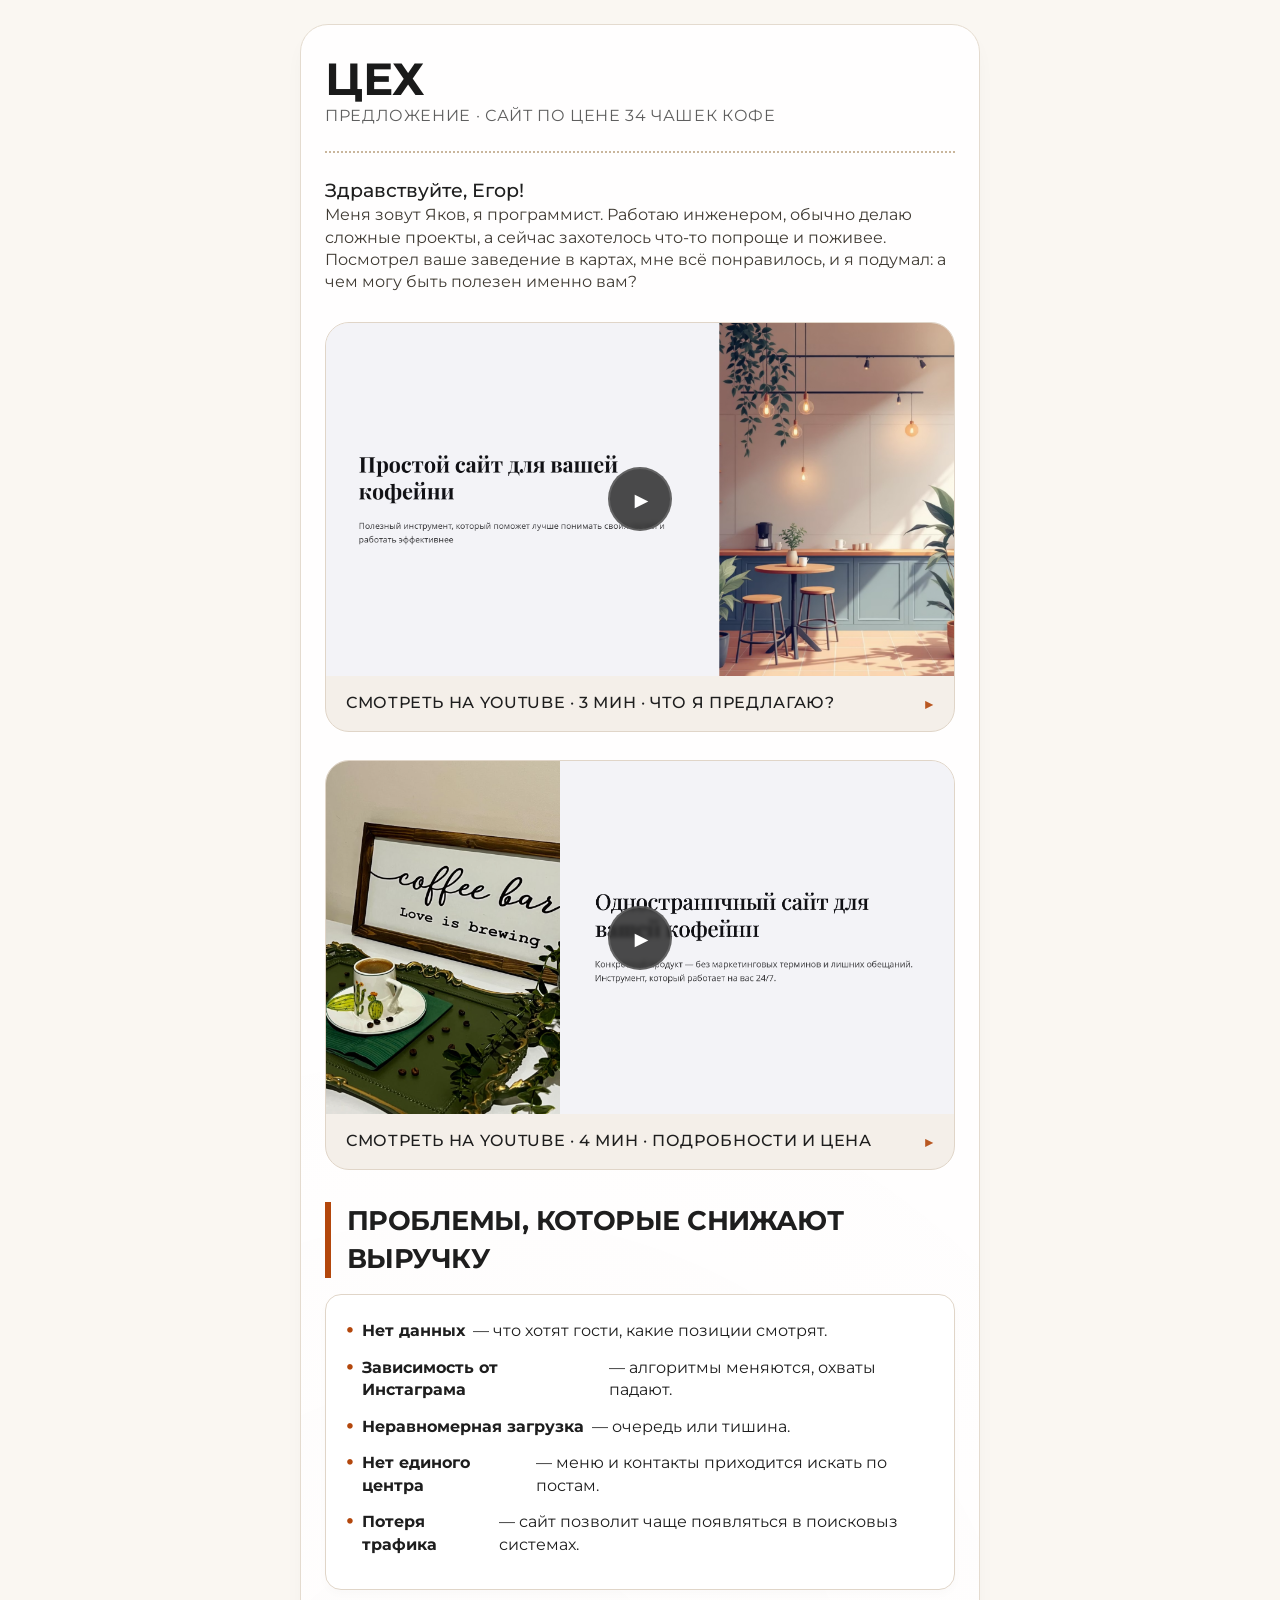
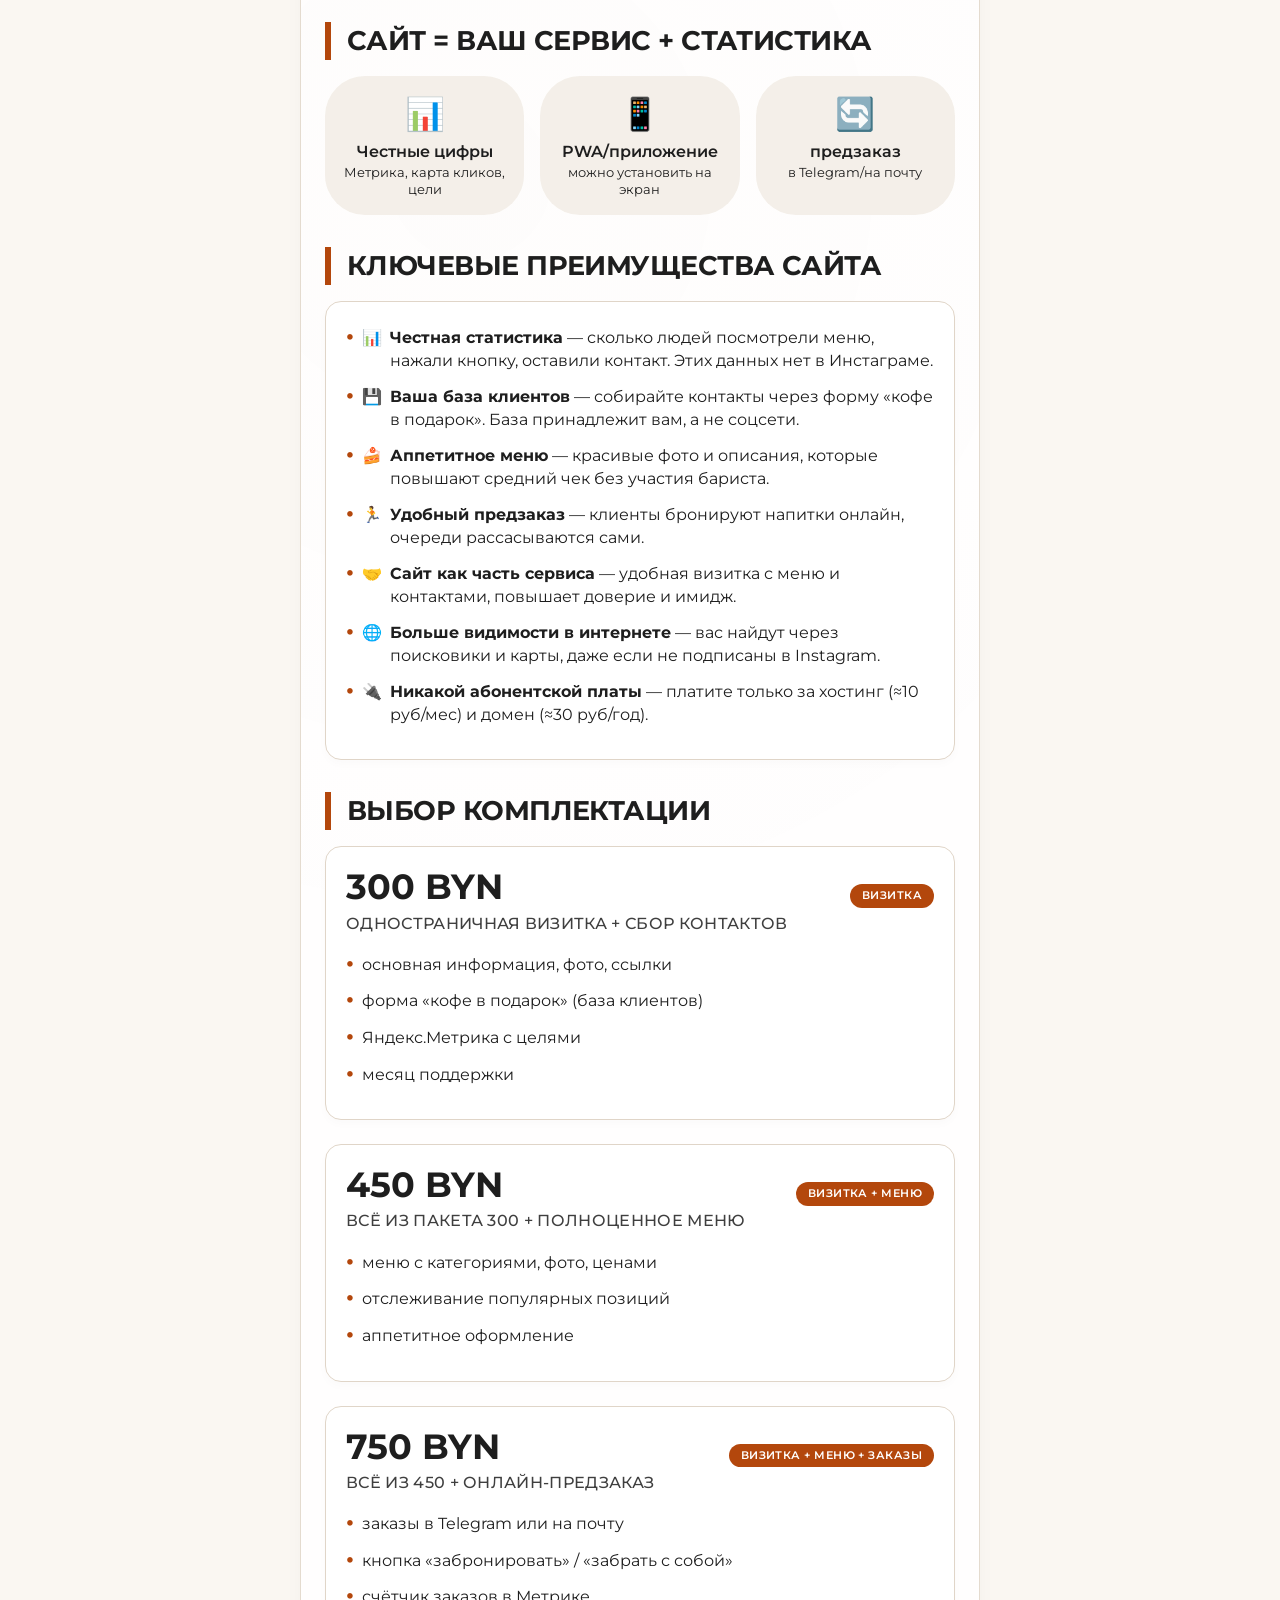
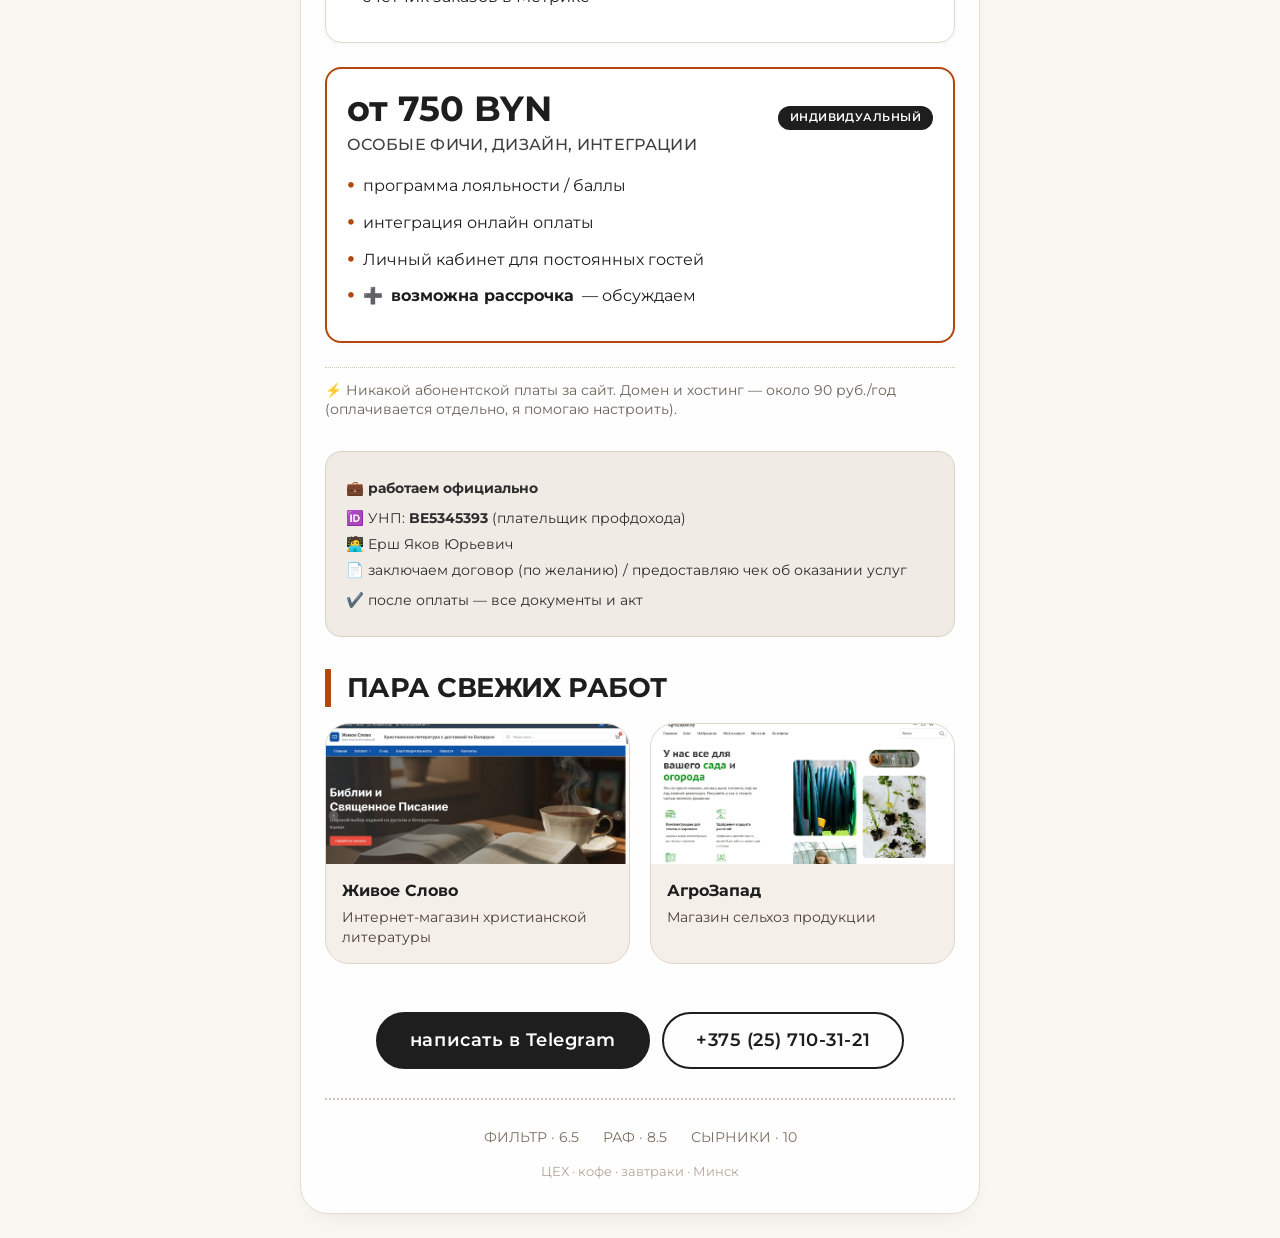
<file: tseh/index.html>
<!DOCTYPE html>
<html lang="ru">
<head>
    <meta charset="UTF-8">
    <meta name="viewport" content="width=device-width, initial-scale=1.0, maximum-scale=1.0, user-scalable=yes">
    <title>ЦЕХ · предложение</title>
    <style>
        * {
            margin: 0;
            padding: 0;
            box-sizing: border-box;
        }

        body {
            background-color: #faf7f2;  /* крафтовый оттенок */
            font-family: 'Montserrat', -apple-system, BlinkMacSystemFont, 'Segoe UI', Roboto, Helvetica, Arial, sans-serif;
            color: #1e1e1e;
            line-height: 1.4;
            font-weight: 400;
            padding: 24px 16px;
        }

        .container {
            max-width: 680px;
            margin: 0 auto;
            background-color: #ffffffdd;
            background-image: radial-gradient(circle at 25% 40%, rgba(200,180,150,0.02) 0%, transparent 30%);
            border-radius: 28px;
            padding: 32px 24px;
            box-shadow: 0 10px 25px -10px rgba(0,0,0,0.08);
            backdrop-filter: blur(2px);
            border: 1px solid #e4dbcf;
        }

        h1, h2, h3 {
            font-weight: 600;
            letter-spacing: -0.01em;
        }

        h1 {
            font-size: 2.8rem;
            font-weight: 700;
            line-height: 1;
            margin-bottom: 0.2rem;
            text-transform: uppercase;
            color: #1a1a1a;
        }

        .accent {
            color: #b3470c;  /* тёплый акцент, напоминает красный/кирпичный */
            font-weight: 600;
        }

        .subhead {
            font-size: 1rem;
            text-transform: uppercase;
            letter-spacing: 0.04em;
            color: #5f5f5f;
            border-bottom: 2px dotted #c9b69c;
            padding-bottom: 1.5rem;
            margin-bottom: 1.5rem;
        }

        .section-title {
            font-size: 1.7rem;
            font-weight: 700;
            margin: 2rem 0 1rem 0;
            text-transform: uppercase;
            letter-spacing: -0.02em;
            border-left: 6px solid #b3470c;
            padding-left: 16px;
        }

        .card {
            background: #ffffff;
            border: 1px solid #e0d5c8;
            border-radius: 16px;
            padding: 22px 20px;
            margin-bottom: 24px;
            box-shadow: 0 4px 10px rgba(0,0,0,0.02);
        }

        .price-tag {
            font-size: 2.2rem;
            font-weight: 700;
            line-height: 1;
            margin-bottom: 0.5rem;
        }

        .price-desc {
            color: #3f3f3f;
            font-size: 1rem;
            font-weight: 500;
            text-transform: uppercase;
            letter-spacing: 0.02em;
        }

        hr.dotted {
            border: none;
            border-top: 2px dotted #d4c5b5;
            margin: 1.8rem 0;
        }

        ul {
            list-style: none;
        }

        li {
            margin-bottom: 0.7rem;
            display: flex;
            align-items: baseline;
            gap: 8px;
        }

        li::before {
            content: "•";
            color: #b3470c;
            font-weight: 700;
            font-size: 1.4rem;
            line-height: 1;
        }

        .button {
            display: inline-block;
            background-color: #1e1e1e;
            color: #ffffff;
            text-decoration: none;
            padding: 14px 32px;
            border-radius: 50px;
            font-weight: 600;
            font-size: 1.1rem;
            letter-spacing: 0.03em;
            border: 2px solid #1e1e1e;
            transition: 0.2s;
            margin-top: 0.5rem;
        }

        .button:hover {
            background-color: transparent;
            color: #1e1e1e;
        }

        .button-light {
            background-color: transparent;
            color: #1e1e1e;
            border: 2px solid #1e1e1e;
            margin-left: 8px;
        }

        .button-light:hover {
            background-color: #1e1e1e;
            color: #fff;
        }

        .video-placeholder {
            background-color: #e9e0d6;
            border-radius: 24px;
            padding: 42px 20px;
            text-align: center;
            font-weight: 500;
            color: #4b3f33;
            border: 2px dashed #bbaa99;
            margin: 24px 0;
            font-size: 0.95rem;
            text-transform: uppercase;
            letter-spacing: 0.1em;
        }

        .small-note {
            font-size: 0.85rem;
            color: #6b6259;
            margin-top: 0.8rem;
            border-top: 1px dotted #d4c5b5;
            padding-top: 0.8rem;
        }

        .row {
            display: flex;
            flex-wrap: wrap;
            gap: 16px;
            justify-content: space-between;
        }

        .col {
            flex: 1 1 240px;
        }

        .legal {
            background-color: #f0ebe5;
            border-radius: 16px;
            padding: 20px;
            font-size: 0.9rem;
            color: #2d2d2d;
            margin-top: 32px;
            border: 1px solid #ddd1c2;
        }

        .legal p {
            margin: 6px 0;
        }

        .dot-sep {
            display: flex;
            justify-content: space-between;
            align-items: baseline;
            border-bottom: 1px dotted #b1a187;
            margin-bottom: 12px;
        }

        .badge {
            background-color: #b3470c;
            color: white;
            border-radius: 40px;
            padding: 4px 12px;
            font-size: 0.7rem;
            font-weight: 600;
            text-transform: uppercase;
            display: inline-block;
            letter-spacing: 0.04em;


/* Стили для списка преимуществ */
.advantage-list {
    list-style: none;
    padding: 0;
    margin: 0;
}
.advantage-list li {
    display: flex;
    align-items: flex-start;
    gap: 12px;
    margin-bottom: 1rem;
}
.advantage-list li::before {
    display: none; /* убираем стандартную точку, если она была */
}
.advantage-emoji {
    font-size: 1.7rem;
    line-height: 1.2;
    min-width: 40px;
    text-align: left;
}
.advantage-text strong {
    font-weight: 700;
    color: #1e1e1e;
}
        }
    </style>
    <!-- Google Fonts -->
    <link rel="preconnect" href="https://fonts.googleapis.com">
    <link rel="preconnect" href="https://fonts.gstatic.com" crossorigin>
    <link href="https://fonts.googleapis.com/css2?family=Montserrat:wght@400;500;600;700;800&display=swap" rel="stylesheet">
</head>
<body>
    <div class="container">
        <!-- Шапка в стиле меню -->
        <h1>ЦЕХ</h1>
        <div class="subhead">предложение · сайт по цене 34 чашек кофе</div>

        <!-- Коротко о себе -->
        <div style="margin-bottom: 24px;">
            <p style="font-size: 1.2rem; font-weight: 500;">Здравствуйте, Егор!</p>
            <p style="color: #3f3a33;">Меня зовут Яков, я программист. Работаю инженером, обычно делаю сложные проекты, а сейчас захотелось что‑то попроще и поживее. Посмотрел ваше заведение в картах, мне всё понравилось, и я подумал: а чем могу быть полезен именно вам?</p>
        </div>

        <!-- Два видео (заглушки) -->
        <div class="video-preview">
    <a href="https://youtu.be/0E66l5DtPLQ" target="_blank" class="video-link">
        <div class="video-thumb" style="background-image: url('p1.png');">
            <div class="play-icon">▶</div>
        </div>
        <div class="video-caption">
            <span class="video-title">Смотреть на YouTube · 3 мин · Что я предлагаю?</span>
            <span class="video-duration">▶</span>
        </div>
    </a>
</div>

<style>
.video-preview {
    margin: 28px 0;
    border-radius: 24px;
    overflow: hidden;
    background: #f4efe9;
    border: 1px solid #e0d5c8;
    transition: box-shadow 0.2s;
}
.video-preview:hover {
    box-shadow: 0 8px 18px -6px rgba(0,0,0,0.12);
}
.video-link {
    display: block;
    text-decoration: none;
    color: inherit;
}
.video-thumb {
    position: relative;
    width: 100%;
    padding-bottom: 56.25%; /* 16:9 */
    background-size: cover;
    background-position: center;
    background-color: #d9cdc0; /* fallback */
}
.play-icon {
    position: absolute;
    top: 50%;
    left: 50%;
    transform: translate(-50%, -50%);
    width: 64px;
    height: 64px;
    background: rgba(30, 30, 30, 0.8);
    backdrop-filter: blur(2px);
    border-radius: 50%;
    display: flex;
    align-items: center;
    justify-content: center;
    color: white;
    font-size: 32px;
    line-height: 1;
    transition: background 0.2s;
    border: 2px solid rgba(255,255,255,0.15);
}
.video-link:hover .play-icon {
    background: #b3470c;
}
.video-caption {
    display: flex;
    justify-content: space-between;
    align-items: center;
    padding: 14px 20px;
    font-weight: 500;
}
.video-title {
    font-size: 1rem;
    text-transform: uppercase;
    letter-spacing: 0.04em;
    color: #1e1e1e;
}
.video-duration {
    font-size: 1.2rem;
    color: #b3470c;
    font-weight: 600;
    opacity: 0.9;
}
</style>
         <div class="video-preview">
    <a href="https://youtu.be/0E66l5DtPLQ" target="_blank" class="video-link">
        <div class="video-thumb" style="background-image: url('p2.png');">
            <div class="play-icon">▶</div>
        </div>
        <div class="video-caption">
            <span class="video-title">Смотреть на YouTube · 4 мин · Подробности и цена</span>
            <span class="video-duration">▶</span>
        </div>
    </a>
</div>

        <!-- Проблемы (кратко, в стиле списка) -->
        <div class="section-title">Проблемы, которые снижают выручку</div>
        <div class="card">
            <ul>
                <li><strong>Нет данных</strong> — что хотят гости, какие позиции смотрят.</li>
                <li><strong>Зависимость от Инстаграма</strong> — алгоритмы меняются, охваты падают.</li>
                <li><strong>Неравномерная загрузка</strong> — очередь или тишина.</li>
                <li><strong>Нет единого центра</strong> — меню и контакты приходится искать по постам.</li>
                <li><strong>Потеря трафика</strong> — сайт позволит чаще появляться в поисковыз системах.</li>
            </ul>
        </div>

        <!-- Что даст сайт — коротко преимущества -->
        <div class="section-title">сайт = ваш сервис + статистика</div>
        <div style="display: flex; flex-wrap: wrap; gap: 16px; margin-bottom: 32px;">
            <div style="flex: 1 1 150px; background: #f4efe9; border-radius: 40px; padding: 16px; text-align: center;">
                <div style="font-size: 2rem; margin-bottom: 4px;">📊</div>
                <div style="font-weight: 600;">Честные цифры</div>
                <div style="font-size: 0.8rem;">Метрика, карта кликов, цели</div>
            </div>
            <div style="flex: 1 1 150px; background: #f4efe9; border-radius: 40px; padding: 16px; text-align: center;">
                <div style="font-size: 2rem; margin-bottom: 4px;">📱</div>
                <div style="font-weight: 600;">PWA/приложение</div>
                <div style="font-size: 0.8rem;">можно установить на экран</div>
            </div>
            <div style="flex: 1 1 150px; background: #f4efe9; border-radius: 40px; padding: 16px; text-align: center;">
                <div style="font-size: 2rem; margin-bottom: 4px;">🔄</div>
                <div style="font-weight: 600;">предзаказ</div>
                <div style="font-size: 0.8rem;">в Telegram/на почту</div>
            </div>
        </div>

<!-- Блок ключевых преимуществ сайта -->
<div class="section-title">Ключевые преимущества сайта</div>
<div class="card">
    <ul class="advantage-list">
        <li>
            <span class="advantage-emoji">📊</span>
            <span class="advantage-text"><strong>Честная статистика</strong> — сколько людей посмотрели меню, нажали кнопку, оставили контакт. Этих данных нет в Инстаграме.</span>
        </li>
        <li>
            <span class="advantage-emoji">💾</span>
            <span class="advantage-text"><strong>Ваша база клиентов</strong> — собирайте контакты через форму «кофе в подарок». База принадлежит вам, а не соцсети.</span>
        </li>
        <li>
            <span class="advantage-emoji">🍰</span>
            <span class="advantage-text"><strong>Аппетитное меню</strong> — красивые фото и описания, которые повышают средний чек без участия бариста.</span>
        </li>
        <li>
            <span class="advantage-emoji">🏃</span>
            <span class="advantage-text"><strong>Удобный предзаказ</strong> — клиенты бронируют напитки онлайн, очереди рассасываются сами.</span>
        </li>
        <li>
            <span class="advantage-emoji">🤝</span>
            <span class="advantage-text"><strong>Сайт как часть сервиса</strong> — удобная визитка с меню и контактами, повышает доверие и имидж.</span>
        </li>
        <li>
            <span class="advantage-emoji">🌐</span>
            <span class="advantage-text"><strong>Больше видимости в интернете</strong> — вас найдут через поисковики и карты, даже если не подписаны в Instagram.</span>
        </li>
        <li>
            <span class="advantage-emoji">🔌</span>
            <span class="advantage-text"><strong>Никакой абонентской платы</strong> — платите только за хостинг (≈10 руб/мес) и домен (≈30 руб/год).</span>
        </li>
    </ul>
</div>

        <!-- Варианты исполнения — в стиле меню с ценами -->
        <div class="section-title">выбор комплектации</div>

        <!-- 300 BYN -->
        <div class="card">
            <div style="display: flex; justify-content: space-between; align-items: baseline; flex-wrap: wrap;">
                <span class="price-tag">300 BYN</span>
                <span class="badge">визитка</span>
            </div>
            <div class="price-desc">одностраничная визитка + сбор контактов</div>
            <ul style="margin-top: 16px;">
                <li>основная информация, фото, ссылки</li>
                <li>форма «кофе в подарок» (база клиентов)</li>
                <li>Яндекс.Метрика с целями</li>
                <li>месяц поддержки</li>
            </ul>
        </div>

        <!-- 450 BYN -->
        <div class="card">
            <div style="display: flex; justify-content: space-between; align-items: baseline;">
                <span class="price-tag">450 BYN</span>
                <span class="badge">визитка + меню</span>
            </div>
            <div class="price-desc">всё из пакета 300 + полноценное меню</div>
            <ul style="margin-top: 16px;">
                <li>меню с категориями, фото, ценами</li>
                <li>отслеживание популярных позиций</li>
                <li>аппетитное оформление</li>
            </ul>
        </div>

        <!-- 750 BYN -->
        <div class="card">
            <div style="display: flex; justify-content: space-between; align-items: baseline;">
                <span class="price-tag">750 BYN</span>
                <span class="badge">визитка + меню + заказы</span>
            </div>
            <div class="price-desc">всё из 450 + онлайн-предзаказ</div>
            <ul style="margin-top: 16px;">
                <li>заказы в Telegram или на почту</li>
                <li>кнопка «забронировать» / «забрать с собой»</li>
                <li>счётчик заказов в Метрике</li>
            </ul>
        </div>

        <!-- от 750 BYN индивидуальный + рассрочка -->
        <div class="card" style="border: 2px solid #b3470c;">
            <div style="display: flex; justify-content: space-between; align-items: baseline;">
                <span class="price-tag">от 750 BYN</span>
                <span class="badge" style="background-color: #1e1e1e;">индивидуальный</span>
            </div>
            <div class="price-desc">особые фичи, дизайн, интеграции</div>
            <ul style="margin-top: 16px;">
                <li>программа лояльности / баллы</li>
                <li>интеграция онлайн оплаты</li>
                <li>Личный кабинет для постоянных гостей</li>
                <li>➕ <strong>возможна рассрочка</strong> — обсуждаем</li>
            </ul>
        </div>

        <!-- Пояснение про домен и хостинг -->
        <div class="small-note">
            ⚡️ Никакой абонентской платы за сайт. Домен и хостинг — около 90 руб./год (оплачивается отдельно, я помогаю настроить).
        </div>

        <!-- Договор, чек, данные -->
        <div class="legal">
            <p style="font-weight: 700; margin-bottom: 10px;">💼 работаем официально</p>
            <p>🆔 УНП: <strong>BE5345393</strong> (плательщик профдохода)</p>
            <p>🧑‍💻 Ерш Яков Юрьевич</p>
            <p>📄 заключаем договор (по желанию) / предоставляю чек об оказании услуг</p>
            <p style="margin-top: 10px;">✔️ после оплаты — все документы и акт</p>
        </div>


<!-- Блок: два последних моих сайта -->
<div class="section-title">пара свежих работ</div>
<div class="row" style="gap: 20px; margin-bottom: 40px;">
    <!-- Карточка 1 – кликабельна полностью -->
    <div class="col" style="flex: 1 1 240px; background: #f4efe9; border-radius: 24px; overflow: hidden; border: 1px solid #e0d5c8; transition: box-shadow 0.2s;">
        <a href="https://slov.by" target="_blank" style="display: block; text-decoration: none; color: inherit;">
            <div style="height: 140px; background-color: #d4c9bd; overflow: hidden;">
                <!-- Вставьте свой скриншот: замените src на путь к файлу, например images/hleb.jpg -->
                <img src="p3.jpg" alt="Хлеб & Ко" style="width: 100%; height: 100%; object-fit: cover;">
            </div>
            <div style="padding: 16px;">
                <div style="font-weight: 700; margin-bottom: 4px;">Живое Слово</div>
                <div style="font-size: 0.9rem; color: #4b3f33;">Интернет-магазин христианской литературы</div>
            </div>
        </a>
    </div>
    <!-- Карточка 2 – кликабельна полностью -->
    <div class="col" style="flex: 1 1 240px; background: #f4efe9; border-radius: 24px; overflow: hidden; border: 1px solid #e0d5c8; transition: box-shadow 0.2s;">
        <a href="https://agrozapad.by/" target="_blank" style="display: block; text-decoration: none; color: inherit;">
            <div style="height: 140px; background-color: #d4c9bd; overflow: hidden;">
                <img src="p4.jpg" alt="Крафт & Сцена" style="width: 100%; height: 100%; object-fit: cover;">
            </div>
            <div style="padding: 16px;">
                <div style="font-weight: 700; margin-bottom: 4px;">АгроЗапад</div>
                <div style="font-size: 0.9rem; color: #4b3f33;">Магазин сельхоз продукции</div>
            </div>
        </a>
    </div>
</div>


        <!-- Кнопки связи (основная) -->
        <div style="text-align: center; margin: 32px 0 20px;">
            <a href="http://t.me/+375257103121" class="button">написать в Telegram</a>
            <a href="tel:+375257103121" class="button button-light">+375 (25) 710-31-21</a>
        </div>

        <!-- Футер с намёком на меню кофейни (для настроения) -->
        <hr class="dotted">
        <div style="display: flex; gap: 24px; justify-content: center; font-size: 0.85rem; color: #7a6e60; text-transform: uppercase;">
            <span>фильтр  · 6.5</span>
            <span>раф  · 8.5</span>
            <span>сырники  · 10</span>
        </div>
        <div style="text-align: center; font-size: 0.8rem; margin-top: 16px; color: #b5a595;">
            ЦЕХ · кофе · завтраки · Минск
        </div>
    </div>
</body>
</html>
</file>
